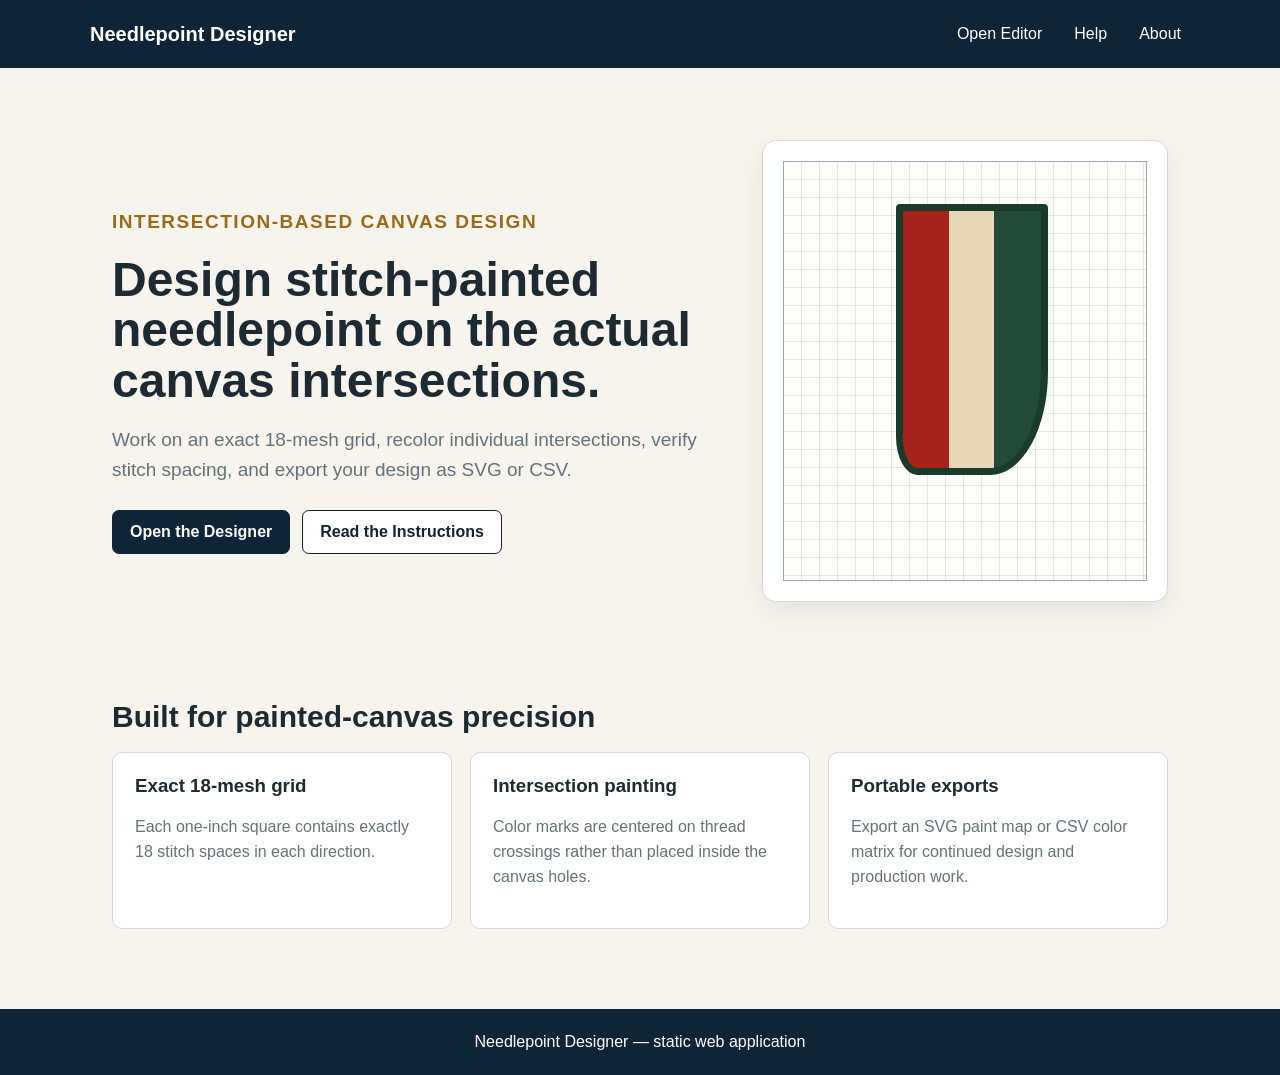
<file: index.html>
<!doctype html>
<html lang="en">
<head>
<meta charset="utf-8">
<meta name="viewport" content="width=device-width,initial-scale=1">
<title>Needlepoint Designer</title>
<link rel="stylesheet" href="styles.css">
</head>
<body>
<header class="site-header">
  <nav class="nav">
    <a class="brand" href="index.html">Needlepoint Designer</a>
    <div class="nav-links">
      <a href="editor.html">Open Editor</a>
      <a href="help.html">Help</a>
      <a href="about.html">About</a>
    </div>
  </nav>
</header>

<main>
<section class="hero">
  <div>
    <p style="color:#9a6a1b;font-weight:700;letter-spacing:.08em;text-transform:uppercase;">Intersection-based canvas design</p>
    <h1>Design stitch-painted needlepoint on the actual canvas intersections.</h1>
    <p>
      Work on an exact 18-mesh grid, recolor individual intersections, verify stitch spacing,
      and export your design as SVG or CSV.
    </p>
    <div class="button-row">
      <a class="btn btn-primary" href="editor.html">Open the Designer</a>
      <a class="btn btn-secondary" href="help.html">Read the Instructions</a>
    </div>
  </div>
  <div class="preview" aria-label="Decorative preview of a needlepoint grid">
    <div class="preview-grid"><div class="preview-stock"></div></div>
  </div>
</section>

<section class="section">
  <h2>Built for painted-canvas precision</h2>
  <div class="cards">
    <article class="card">
      <h3>Exact 18-mesh grid</h3>
      <p>Each one-inch square contains exactly 18 stitch spaces in each direction.</p>
    </article>
    <article class="card">
      <h3>Intersection painting</h3>
      <p>Color marks are centered on thread crossings rather than placed inside the canvas holes.</p>
    </article>
    <article class="card">
      <h3>Portable exports</h3>
      <p>Export an SVG paint map or CSV color matrix for continued design and production work.</p>
    </article>
  </div>
</section>
</main>

<footer>Needlepoint Designer — static web application</footer>
</body>
</html>
</file>
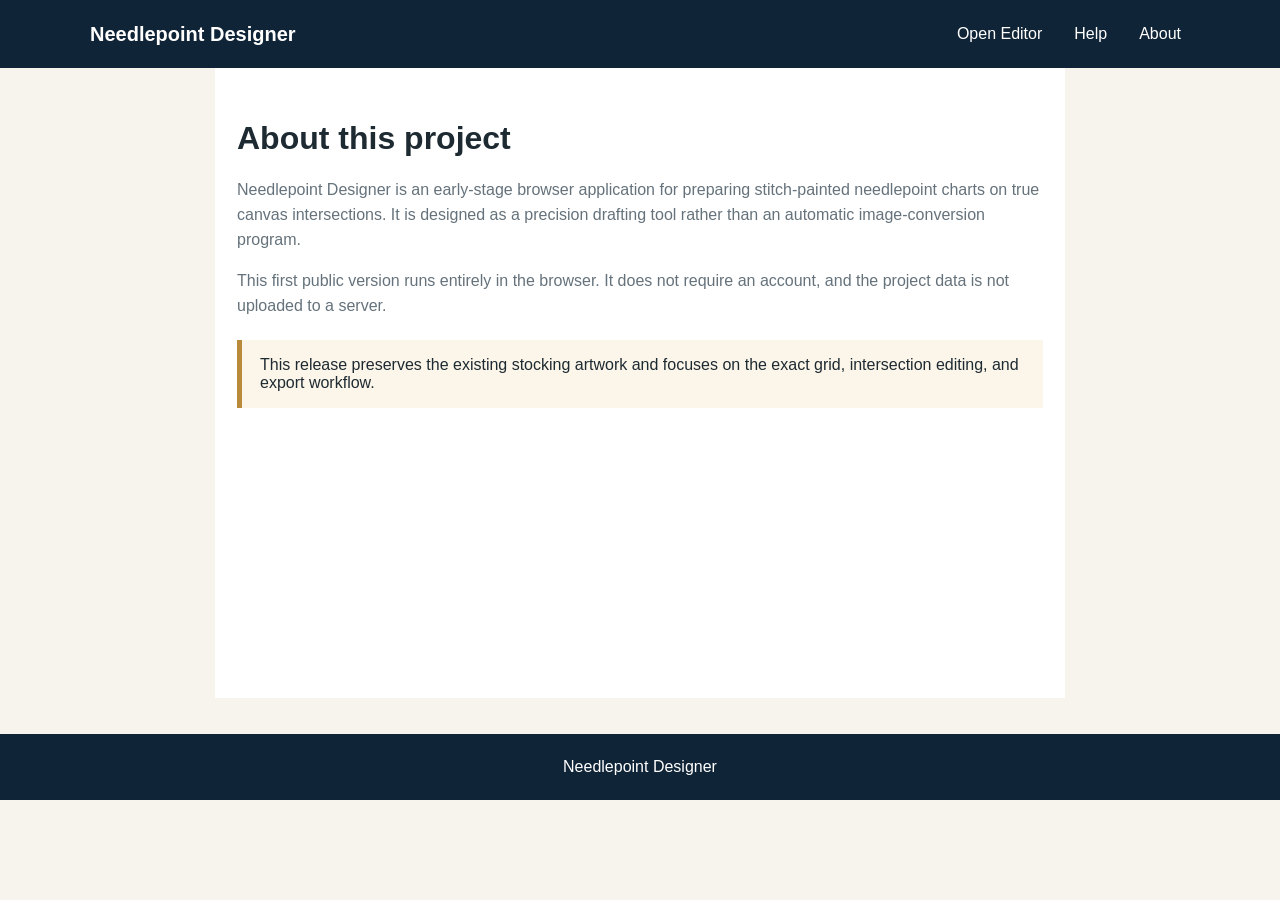
<file: about.html>
<!doctype html>
<html lang="en">
<head>
<meta charset="utf-8">
<meta name="viewport" content="width=device-width,initial-scale=1">
<title>About — Needlepoint Designer</title>
<link rel="stylesheet" href="styles.css">
</head>
<body>
<header class="site-header">
  <nav class="nav">
    <a class="brand" href="index.html">Needlepoint Designer</a>
    <div class="nav-links"><a href="editor.html">Open Editor</a><a href="help.html">Help</a><a href="about.html">About</a></div>
  </nav>
</header>
<main class="content">
<h1>About this project</h1>
<p>
  Needlepoint Designer is an early-stage browser application for preparing stitch-painted
  needlepoint charts on true canvas intersections. It is designed as a precision drafting
  tool rather than an automatic image-conversion program.
</p>
<p>
  This first public version runs entirely in the browser. It does not require an account,
  and the project data is not uploaded to a server.
</p>
<div class="callout">
  This release preserves the existing stocking artwork and focuses on the exact grid,
  intersection editing, and export workflow.
</div>
</main>
<footer>Needlepoint Designer</footer>
</body>
</html>
</file>
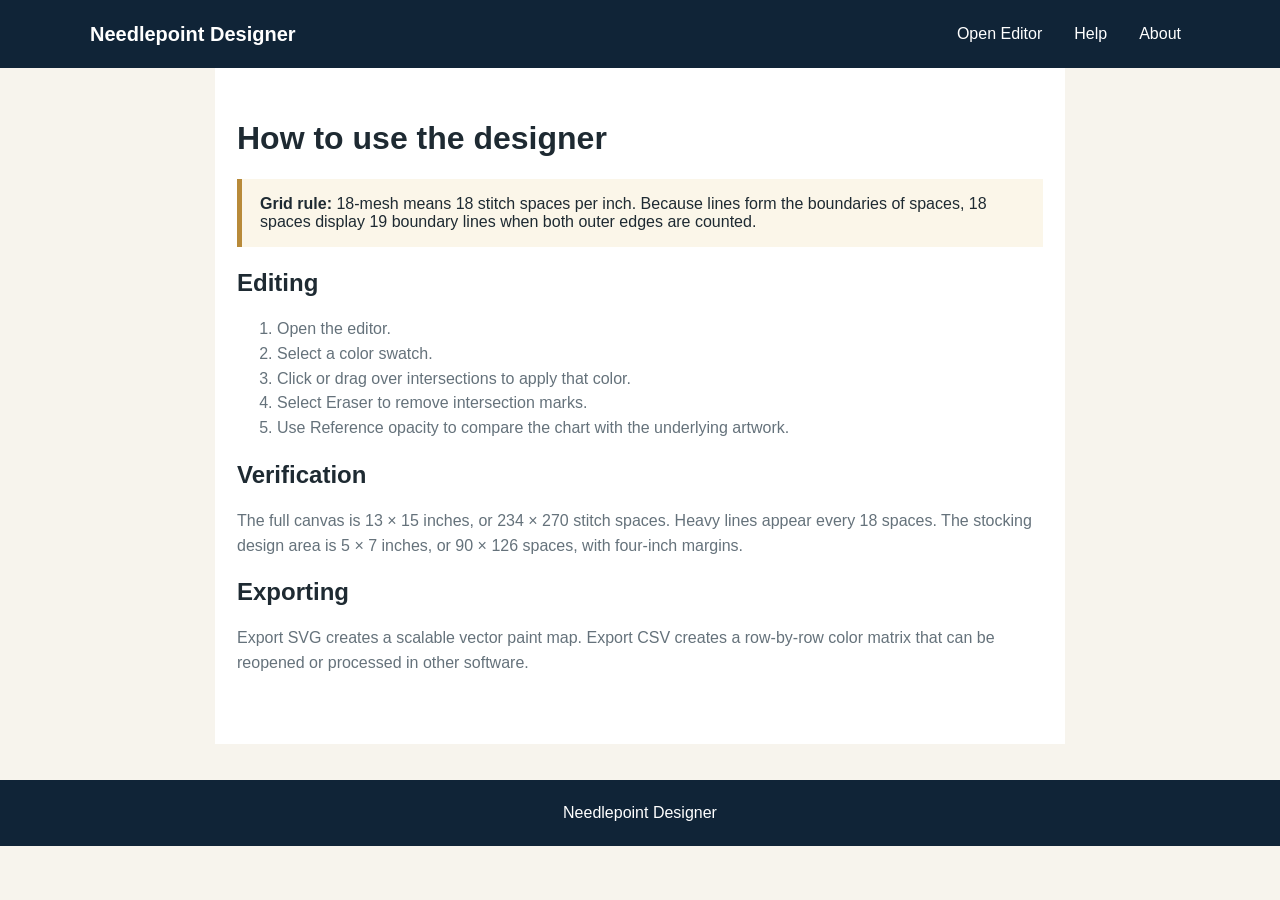
<file: help.html>
<!doctype html>
<html lang="en">
<head>
<meta charset="utf-8">
<meta name="viewport" content="width=device-width,initial-scale=1">
<title>Help — Needlepoint Designer</title>
<link rel="stylesheet" href="styles.css">
</head>
<body>
<header class="site-header">
  <nav class="nav">
    <a class="brand" href="index.html">Needlepoint Designer</a>
    <div class="nav-links"><a href="editor.html">Open Editor</a><a href="help.html">Help</a><a href="about.html">About</a></div>
  </nav>
</header>
<main class="content">
<h1>How to use the designer</h1>
<div class="callout"><strong>Grid rule:</strong> 18-mesh means 18 stitch spaces per inch. Because lines form the boundaries of spaces, 18 spaces display 19 boundary lines when both outer edges are counted.</div>
<h2>Editing</h2>
<ol>
  <li>Open the editor.</li>
  <li>Select a color swatch.</li>
  <li>Click or drag over intersections to apply that color.</li>
  <li>Select Eraser to remove intersection marks.</li>
  <li>Use Reference opacity to compare the chart with the underlying artwork.</li>
</ol>
<h2>Verification</h2>
<p>The full canvas is 13 × 15 inches, or 234 × 270 stitch spaces. Heavy lines appear every 18 spaces. The stocking design area is 5 × 7 inches, or 90 × 126 spaces, with four-inch margins.</p>
<h2>Exporting</h2>
<p>Export SVG creates a scalable vector paint map. Export CSV creates a row-by-row color matrix that can be reopened or processed in other software.</p>
</main>
<footer>Needlepoint Designer</footer>
</body>
</html>
</file>
<file: styles.css>
:root {
  --navy:#102437;
  --navy2:#17364f;
  --cream:#f7f4ed;
  --paper:#ffffff;
  --ink:#1e2a32;
  --muted:#65727b;
  --gold:#b88a39;
  --border:#d9d7d0;
}
* { box-sizing:border-box; }
body {
  margin:0; font-family:Arial, Helvetica, sans-serif;
  background:var(--cream); color:var(--ink);
}
a { color:inherit; }
.site-header {
  background:var(--navy); color:white; padding:18px 22px;
}
.nav {
  max-width:1100px; margin:auto; display:flex; align-items:center;
  justify-content:space-between; gap:20px; flex-wrap:wrap;
}
.brand { font-size:20px; font-weight:700; text-decoration:none; }
.nav-links { display:flex; gap:14px; flex-wrap:wrap; }
.nav-links a { color:white; text-decoration:none; padding:7px 9px; border-radius:5px; }
.nav-links a:hover { background:var(--navy2); }
.hero {
  max-width:1100px; margin:0 auto; padding:72px 22px 54px;
  display:grid; grid-template-columns:1.2fr .8fr; gap:42px; align-items:center;
}
.hero h1 { font-size:48px; line-height:1.05; margin:0 0 18px; }
.hero p { color:var(--muted); font-size:19px; line-height:1.55; }
.button-row { display:flex; flex-wrap:wrap; gap:12px; margin-top:26px; }
.btn {
  display:inline-block; text-decoration:none; border-radius:7px;
  padding:12px 17px; font-weight:700; border:1px solid var(--navy);
}
.btn-primary { background:var(--navy); color:white; }
.btn-secondary { background:white; color:var(--navy); }
.preview {
  background:white; border:1px solid var(--border); border-radius:14px;
  padding:20px; box-shadow:0 10px 26px rgba(16,36,55,.08);
}
.preview-grid {
  aspect-ratio:13/15;
  background:
    repeating-linear-gradient(to right, transparent 0, transparent 17px, rgba(41,87,120,.28) 18px),
    repeating-linear-gradient(to bottom, transparent 0, transparent 17px, rgba(41,87,120,.28) 18px),
    #fffdfa;
  border:1px solid #9aa7af; position:relative;
}
.preview-stock {
  position:absolute; left:31%; top:10%; width:42%; height:65%;
  border:7px solid #183b2b; border-radius:4px 4px 38% 14%;
  background:
    linear-gradient(90deg,#a6231d 0 33%,#e8d7b7 33% 66%,#214b37 66%);
}
.section { max-width:1100px; margin:auto; padding:44px 22px; }
.section h2 { font-size:30px; margin:0 0 18px; }
.cards { display:grid; grid-template-columns:repeat(3,1fr); gap:18px; }
.card {
  background:white; border:1px solid var(--border); border-radius:10px;
  padding:22px; min-height:160px;
}
.card h3 { margin-top:0; }
.card p, .content p, .content li { color:var(--muted); line-height:1.55; }
.content {
  max-width:850px; margin:0 auto; padding:52px 22px;
  background:white; min-height:70vh;
}
.content h1 { margin-top:0; }
.callout {
  border-left:5px solid var(--gold); background:#fbf6e9;
  padding:16px 18px; margin:22px 0;
}
footer {
  background:var(--navy); color:white; text-align:center;
  padding:24px; margin-top:36px;
}
@media (max-width:800px) {
  .hero { grid-template-columns:1fr; padding-top:42px; }
  .hero h1 { font-size:38px; }
  .cards { grid-template-columns:1fr; }
}
</file>
